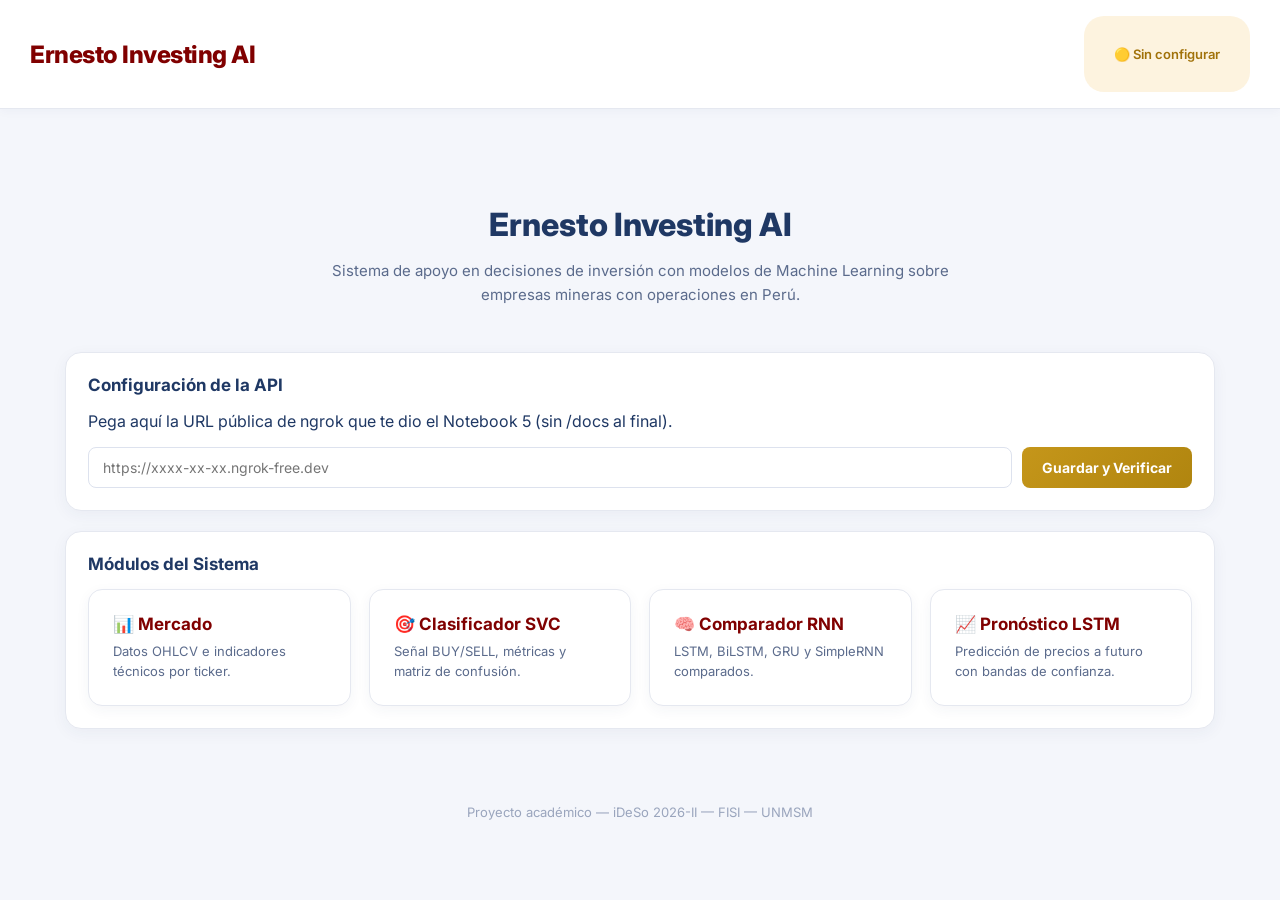
<file: docs/index.html>
<!DOCTYPE html>
<html lang="es">
<head>
<meta charset="UTF-8">
<meta name="viewport" content="width=device-width, initial-scale=1.0">
<title>Ernesto Investing AI - Portal</title>
<link rel="stylesheet" href="assets/style.css">
</head>
<body>

<nav class="navbar">
    <a href="index.html" class="logo">Ernesto Investing AI</a>
    <div class="connection loading" id="connectionStatus">🟡 Sin configurar</div>
</nav>

<div class="container">

    <div class="hero">
        <h1>Ernesto Investing AI</h1>
        <p>Sistema de apoyo en decisiones de inversión con modelos de Machine Learning
    sobre empresas mineras con operaciones en Perú.</p>
    </div>
    
    <div class="panel">
        <div class="title">Configuración de la API</div>
        <p>Pega aquí la URL pública de ngrok que te dio el Notebook 5 (sin <code>/docs</code> al final).</p>
        <div style="display:flex; gap:10px; flex-wrap:wrap;">
            <input type="text" id="apiUrlInput" placeholder="https://xxxx-xx-xx.ngrok-free.dev" style="flex:1; min-width:280px;">
            <button onclick="guardarUrl()">Guardar y Verificar</button>
        </div>
        <div class="error-message" id="errorMessage"></div>
    </div>

    <div class="panel">
        <div class="title">Módulos del Sistema</div>
        <div class="card-grid">
            <a href="modulo_mercado.html" class="card-link">
                <h3>📊 Mercado</h3>
                <p>Datos OHLCV e indicadores técnicos por ticker.</p>
            </a>
            <a href="modulo_svc.html" class="card-link">
                <h3>🎯 Clasificador SVC</h3>
                <p>Señal BUY/SELL, métricas y matriz de confusión.</p>
            </a>
            <a href="modulo_rnns.html" class="card-link">
                <h3>🧠 Comparador RNN</h3>
                <p>LSTM, BiLSTM, GRU y SimpleRNN comparados.</p>
            </a>
            <a href="modulo_lstm_regressor.html" class="card-link">
                <h3>📈 Pronóstico LSTM</h3>
                <p>Predicción de precios a futuro con bandas de confianza.</p>
            </a>
        </div>
    </div>

</div>

<div class="footer">
    Proyecto académico — iDeSo 2026-II — FISI — UNMSM
</div>
    
<script src="assets/api-client.js"></script>
<script>

function actualizarEstadoConexion(estado) {
    const statusDiv = document.getElementById('connectionStatus');
    if (estado === 'ok') {
        statusDiv.innerHTML = '🟢 Conectado';
        statusDiv.className = 'connection ok';
    } else if (estado === 'error') {
        statusDiv.innerHTML = '🔴 Error de conexión';
        statusDiv.className = 'connection error';
    } else {
        statusDiv.innerHTML = '🟡 Verificando...';
        statusDiv.className = 'connection loading';
    }
}

function mostrarError(mensaje) {
    const errorDiv = document.getElementById('errorMessage');
    errorDiv.innerHTML = `❌ ${mensaje}`;
    errorDiv.style.display = 'block';
}

function ocultarError() {
    document.getElementById('errorMessage').style.display = 'none';
}

async function guardarUrl() {
    const url = document.getElementById('apiUrlInput').value;
    if (!url) {
        mostrarError('Ingresa una URL válida.');
        return;
    }

    ocultarError();
    actualizarEstadoConexion('cargando');
    ApiClient.establecerBaseUrl(url);

    try {
        await ApiClient.verificarSalud();
        actualizarEstadoConexion('ok');
    } catch (error) {
        actualizarEstadoConexion('error');
        mostrarError(error.message);
    }
}

// Al cargar, si ya había una URL guardada, verificarla automáticamente
window.addEventListener('load', async () => {
    const urlGuardada = ApiClient.obtenerBaseUrl();
    if (urlGuardada) {
        document.getElementById('apiUrlInput').value = urlGuardada;
        actualizarEstadoConexion('cargando');
        try {
            await ApiClient.verificarSalud();
            actualizarEstadoConexion('ok');
        } catch (error) {
            actualizarEstadoConexion('error');
            mostrarError(error.message);
        }
    }
});

</script>

</body>
</html>
</file>
<file: docs/assets/style.css>
@import url('https://fonts.googleapis.com/css2?family=Inter:wght@400;600;700;800&display=swap');

* {
    box-sizing: border-box;
    font-family: 'Inter', Arial, sans-serif;
}

body {
    margin: 0;
    background: #f4f6fb;
    color: #1F3864;
}

/* ===== NAVBAR ===== */
.navbar {
    display: flex;
    align-items: center;
    justify-content: space-between;
    padding: 16px 30px;
    background: white;
    border-bottom: 1px solid #e5e8f0;
    gap: 15px;
    flex-wrap: wrap;
    position: sticky;
    top: 0;
    z-index: 100;
    box-shadow: 0 2px 10px rgba(31, 56, 100, 0.04);
}

.logo {
    font-size: 24px;
    font-weight: 800;
    color: #800000;
    text-decoration: none;
    letter-spacing: -0.5px;
}

.nav-links {
    display: flex;
    gap: 6px;
    flex-wrap: wrap;
}

.nav-links a {
    color: #1F3864;
    text-decoration: none;
    font-weight: 600;
    font-size: 14px;
    padding: 9px 14px;
    border-radius: 8px;
    transition: all 0.2s ease;
}

.nav-links a:hover {
    background: #eef1f8;
    color: #C5961A;
}

.connection {
    font-weight: 700;
    font-size: 13px;
    padding: 6px 12px;
    border-radius: 20px;
}

.connection.ok { color: #0a7d5f; background: #e3f8f0; }
.connection.error { color: #800000; background: #fbeaea; }
.connection.loading { color: #a1720a; background: #fdf3df; }

/* ===== HERO (solo portal) ===== */
.hero {
    text-align: center;
    padding: 50px 20px 30px;
    max-width: 700px;
    margin: 0 auto;
}

.hero h1 {
    font-size: 32px;
    font-weight: 800;
    margin-bottom: 10px;
    color: #1F3864;
}

.hero p {
    font-size: 15px;
    color: #5b6b8c;
    line-height: 1.6;
}

/* ===== CONTAINER ===== */
.container {
    max-width: 1200px;
    margin: 0 auto;
    padding: 25px;
}

.panel {
    border: 1px solid #e5e8f0;
    border-radius: 16px;
    padding: 22px;
    background: white;
    box-shadow: 0 4px 16px rgba(31, 56, 100, 0.05);
    margin-bottom: 20px;
    transition: box-shadow 0.2s ease;
}

.panel:hover {
    box-shadow: 0 6px 22px rgba(31, 56, 100, 0.08);
}

.title {
    font-size: 17px;
    font-weight: 700;
    margin-bottom: 15px;
    color: #1F3864;
}

/* ===== FORM ELEMENTS ===== */
select, input {
    padding: 11px 14px;
    border-radius: 8px;
    border: 1.5px solid #dde2ee;
    font-size: 14px;
    background: white;
    transition: border-color 0.2s ease;
}

select:focus, input:focus {
    outline: none;
    border-color: #C5961A;
}

button {
    background: linear-gradient(135deg, #C5961A, #b0850f);
    color: white;
    cursor: pointer;
    border: none;
    font-weight: 700;
    font-size: 14px;
    padding: 11px 20px;
    border-radius: 8px;
    transition: transform 0.15s ease, box-shadow 0.15s ease;
}

button:hover {
    transform: translateY(-1px);
    box-shadow: 0 4px 12px rgba(197, 150, 26, 0.35);
}

button:active {
    transform: translateY(0);
}

.error-message {
    background: #fbeaea;
    color: #800000;
    padding: 13px 16px;
    border-radius: 10px;
    display: none;
    margin-bottom: 15px;
    font-size: 14px;
    border-left: 4px solid #800000;
}

.loading {
    text-align: center;
    padding: 30px;
    color: #C5961A;
    font-weight: 600;
}

.chart {
    width: 100%;
    height: 420px;
}

/* ===== SIGNAL ===== */
.signal {
    text-align: center;
    font-size: 28px;
    font-weight: 800;
    padding: 20px;
    border-radius: 12px;
    letter-spacing: 1px;
}

.signal.buy { color: white; background: linear-gradient(135deg, #26A69A, #1e8a80); }
.signal.sell { color: white; background: linear-gradient(135deg, #EF5350, #d63c37); }

/* ===== TABLE ===== */
table {
    width: 100%;
    border-collapse: collapse;
}

td, th {
    border-bottom: 1px solid #eef1f8;
    padding: 12px 8px;
    text-align: center;
    font-size: 14px;
}

th {
    color: #5b6b8c;
    font-weight: 700;
    text-transform: uppercase;
    font-size: 11px;
    letter-spacing: 0.5px;
}

.good { color: #0a7d5f; font-weight: 700; }
.bad { color: #800000; font-weight: 700; }

/* ===== CARDS (portal) ===== */
.card-grid {
    display: grid;
    grid-template-columns: repeat(auto-fit, minmax(230px, 1fr));
    gap: 18px;
}

.card-link {
    display: block;
    padding: 24px;
    background: white;
    border-radius: 14px;
    border: 1px solid #e5e8f0;
    text-decoration: none;
    color: #1F3864;
    box-shadow: 0 4px 14px rgba(31, 56, 100, 0.05);
    transition: all 0.2s ease;
}

.card-link:hover {
    border-color: #C5961A;
    transform: translateY(-3px);
    box-shadow: 0 10px 24px rgba(197, 150, 26, 0.15);
}

.card-link h3 {
    margin: 0 0 8px 0;
    color: #800000;
    font-size: 17px;
}

.card-link p {
    margin: 0;
    font-size: 13px;
    color: #5b6b8c;
    line-height: 1.5;
}

/* ===== FOOTER ===== */
.footer {
    text-align: center;
    padding: 30px 20px;
    color: #9aa5bd;
    font-size: 13px;
}
</file>
